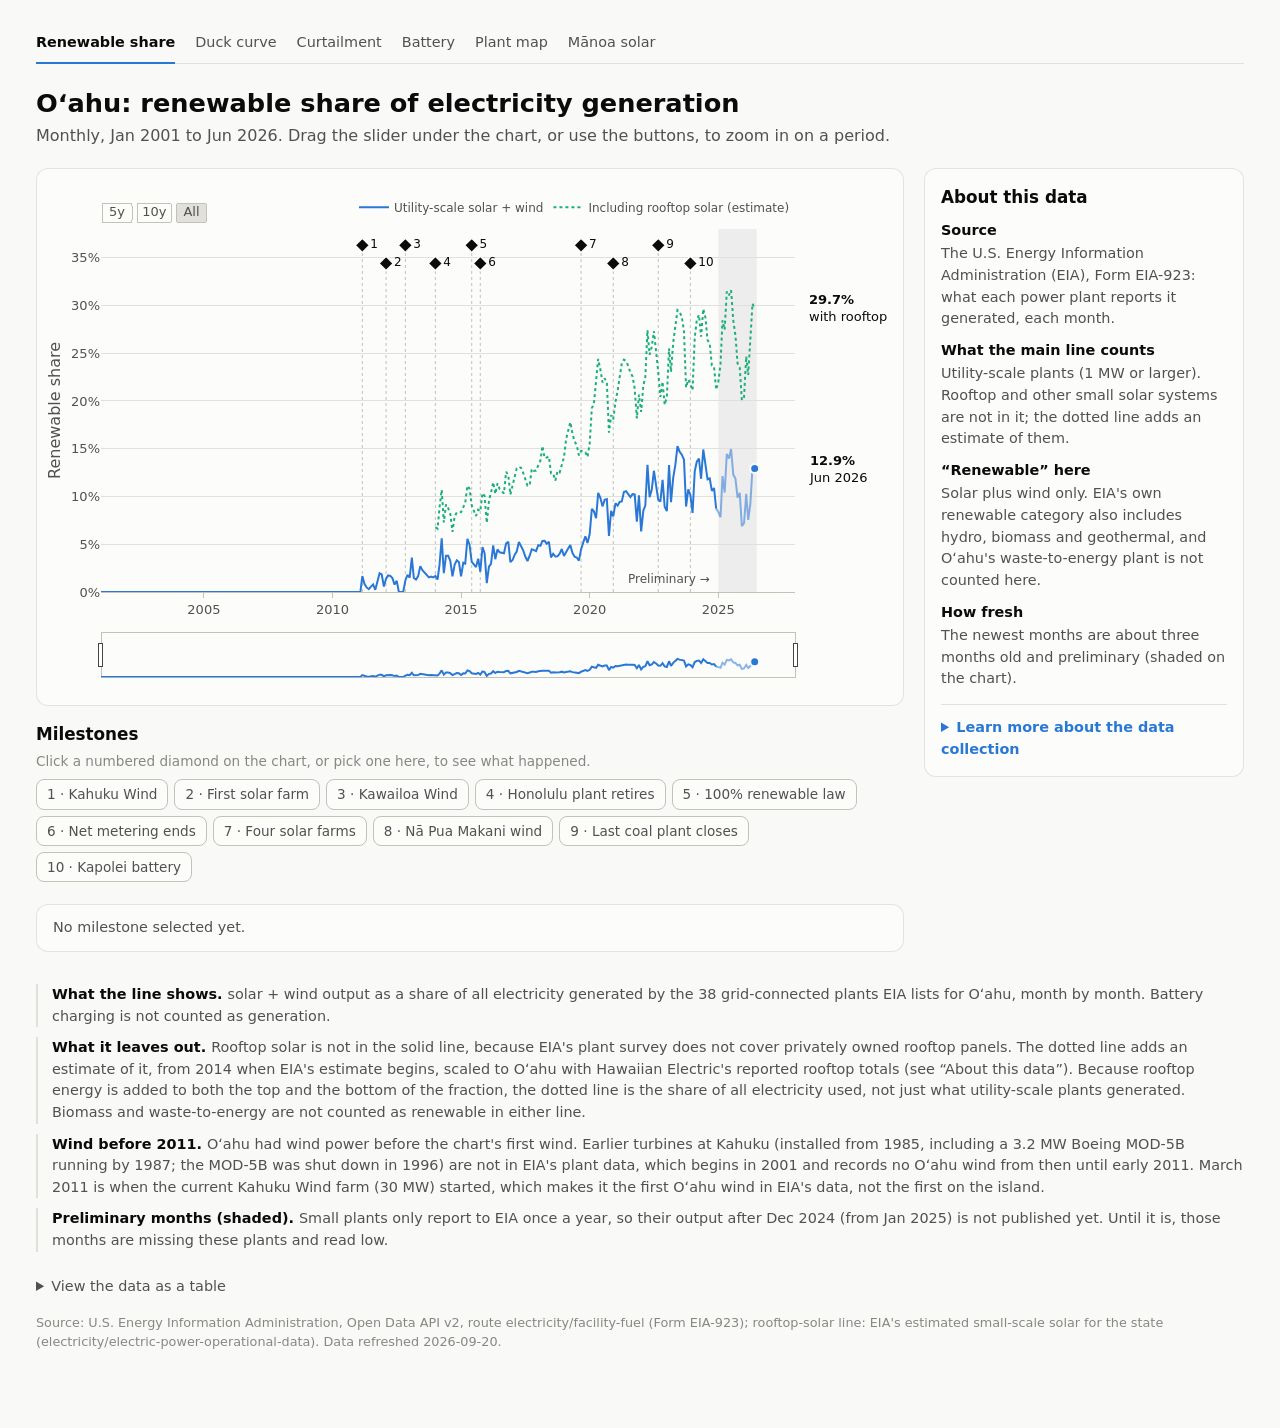
<file: web/index.html>
<!doctype html>
<html lang="en">
  <head>
    <meta charset="utf-8" />
    <meta name="viewport" content="width=device-width, initial-scale=1" />
    <title>Hawaiʻi grid: renewable share</title>
    <link rel="stylesheet" href="css/style.css" />
    <script src="https://cdn.plot.ly/plotly-2.35.2.min.js" charset="utf-8"></script>
  </head>
  <body>
    <main class="page page-wide">
      <nav class="site-nav" aria-label="Charts">
        <a href="index.html" aria-current="page">Renewable share</a>
        <a href="duck_curve.html">Duck curve</a>
        <a href="curtailment.html">Curtailment</a>
        <a href="battery.html">Battery</a>
        <a href="map.html">Plant map</a>
        <a href="manoa.html">Mānoa solar</a>
      </nav>

      <h1 id="title">Renewable share of electricity generation</h1>
      <p class="subtitle" id="subtitle">Loading…</p>

      <div class="with-panel">
        <div class="with-panel-main">
          <div class="with-panel-main__inner">
            <section class="card">
              <div id="chart" role="img" aria-label="Line chart of renewable share of generation by month."></div>
            </section>

            <section class="milestones" id="milestones" aria-labelledby="milestones-heading" hidden>
              <h2 id="milestones-heading">Milestones</h2>
              <p class="milestone-hint">Click a numbered diamond on the chart, or pick one here, to see what happened.</p>
              <div class="milestone-buttons" id="milestone-buttons" role="group" aria-label="Milestones"></div>
              <article class="plant-card milestone-card" id="milestone-card" aria-live="polite"></article>
            </section>
          </div>
        </div>

        <aside class="info-panel info-panel--expandable" aria-labelledby="about-heading">
          <h2 id="about-heading">About this data</h2>
          <dl class="facts">
            <dt>Source</dt>
            <dd>The U.S. Energy Information Administration (EIA), Form EIA-923: what each power plant reports it generated, each month.</dd>
            <dt>What the main line counts</dt>
            <dd>Utility-scale plants (1 MW or larger). Rooftop and other small solar systems are not in it; the dotted line adds an estimate of them.</dd>
            <dt>“Renewable” here</dt>
            <dd>Solar plus wind only. EIA's own renewable category also includes hydro, biomass and geothermal, and Oʻahu's waste-to-energy plant is not counted here.</dd>
            <dt>How fresh</dt>
            <dd>The newest months are about three months old and preliminary (shaded on the chart).</dd>
          </dl>

          <details>
            <summary>Learn more about the data collection</summary>

            <h3>Who reports, and how often</h3>
            <p>
              Power plant operators file Form EIA-923 with EIA. By EIA's own count about 3,000 plants across the
              U.S. report every month and about 9,500 more report once a year. On Oʻahu the large plants report
              monthly, but about a dozen small plants (mostly solar farms) report only annually.
            </p>

            <h3>What is reported</h3>
            <p>
              Each plant reports the electricity it generated, split by fuel and by type of engine, in
              megawatt-hours (net of the plant's own use), along with the fuel it burned. This chart uses the
              generation numbers for the 38 plants that EIA places on Oʻahu's grid. Batteries appear too: when
              a battery charges it shows up as negative generation, so it is left out of the totals.
            </p>

            <h3>When the data arrives, and why recent months are provisional</h3>
            <p>
              Monthly figures appear about two to three months after the month ends. Final figures for a whole
              year appear roughly a year later, after EIA checks them and adds the plants that report annually.
              Until then the newest months are missing those small plants, so they read low; that is why the
              latest months are shaded and drawn fainter. Each time the pipeline is run it fetches everything
              again, so the chart corrects itself once EIA publishes the missing year.
            </p>

            <h3>What EIA does not count directly: rooftop solar</h3>
            <p>
              EIA-923 covers only plants of 1 MW or larger. Smaller solar systems, mostly rooftop panels, are
              not reported by plant. Instead EIA <em>estimates</em> their generation for each state from
              net-metering reports by utilities and third-party owners, and has published that estimate since
              2014. It is for the whole state of Hawaiʻi, not for Oʻahu alone, so it has to be brought down to the
              island. The dotted line does that with Hawaiian Electric's own reported Oʻahu rooftop total for each
              quarter: EIA's monthly figures are scaled so that every quarter adds up to Hawaiian Electric's number
              (Oʻahu's share of the state has ranged from about 65% to 83%, so a single fixed share would be off by
              up to roughly 18% in some years). EIA's statewide monthly pattern only decides how each quarter's
              total is split across its three months. It is still an estimate: Hawaiian Electric's figure counts
              all customer-owned renewable generation, which is almost all rooftop solar. Where Hawaiian Electric
              has not reported a quarter, a fixed 77% share is used instead. The dotted line is also a different
              measure: rooftop energy counts on both the top and bottom of the fraction, so it shows the share of
              <em>all</em> electricity used.
            </p>

            <h3>How this shapes what you see</h3>
            <ul>
              <li>The main line understates Oʻahu's true renewable share, because rooftop solar is missing from it.</li>
              <li>Steps in the line usually mark a plant opening or closing. Kahuku Wind Power starting in 2011 and
                the group of solar farms in 2020 are the biggest.</li>
              <li>The latest months can dip and later be revised upward.</li>
              <li>Oʻahu here means the plants EIA places in Honolulu County, minus two refinery cogeneration
                plants that power the refinery rather than the grid.</li>
              <li>EIA's plant data starts in 2001, so anything earlier, such as Oʻahu's first wind turbines,
                is not in it.</li>
            </ul>
          </details>
        </aside>
      </div>

      <ul class="notes" id="notes"></ul>

      <details>
        <summary>View the data as a table</summary>
        <div class="table-wrap">
          <table id="data-table"></table>
        </div>
      </details>

      <p class="source" id="source"></p>
    </main>

    <script type="module" src="js/renewable_share.js"></script>
  </body>
</html>
</file>
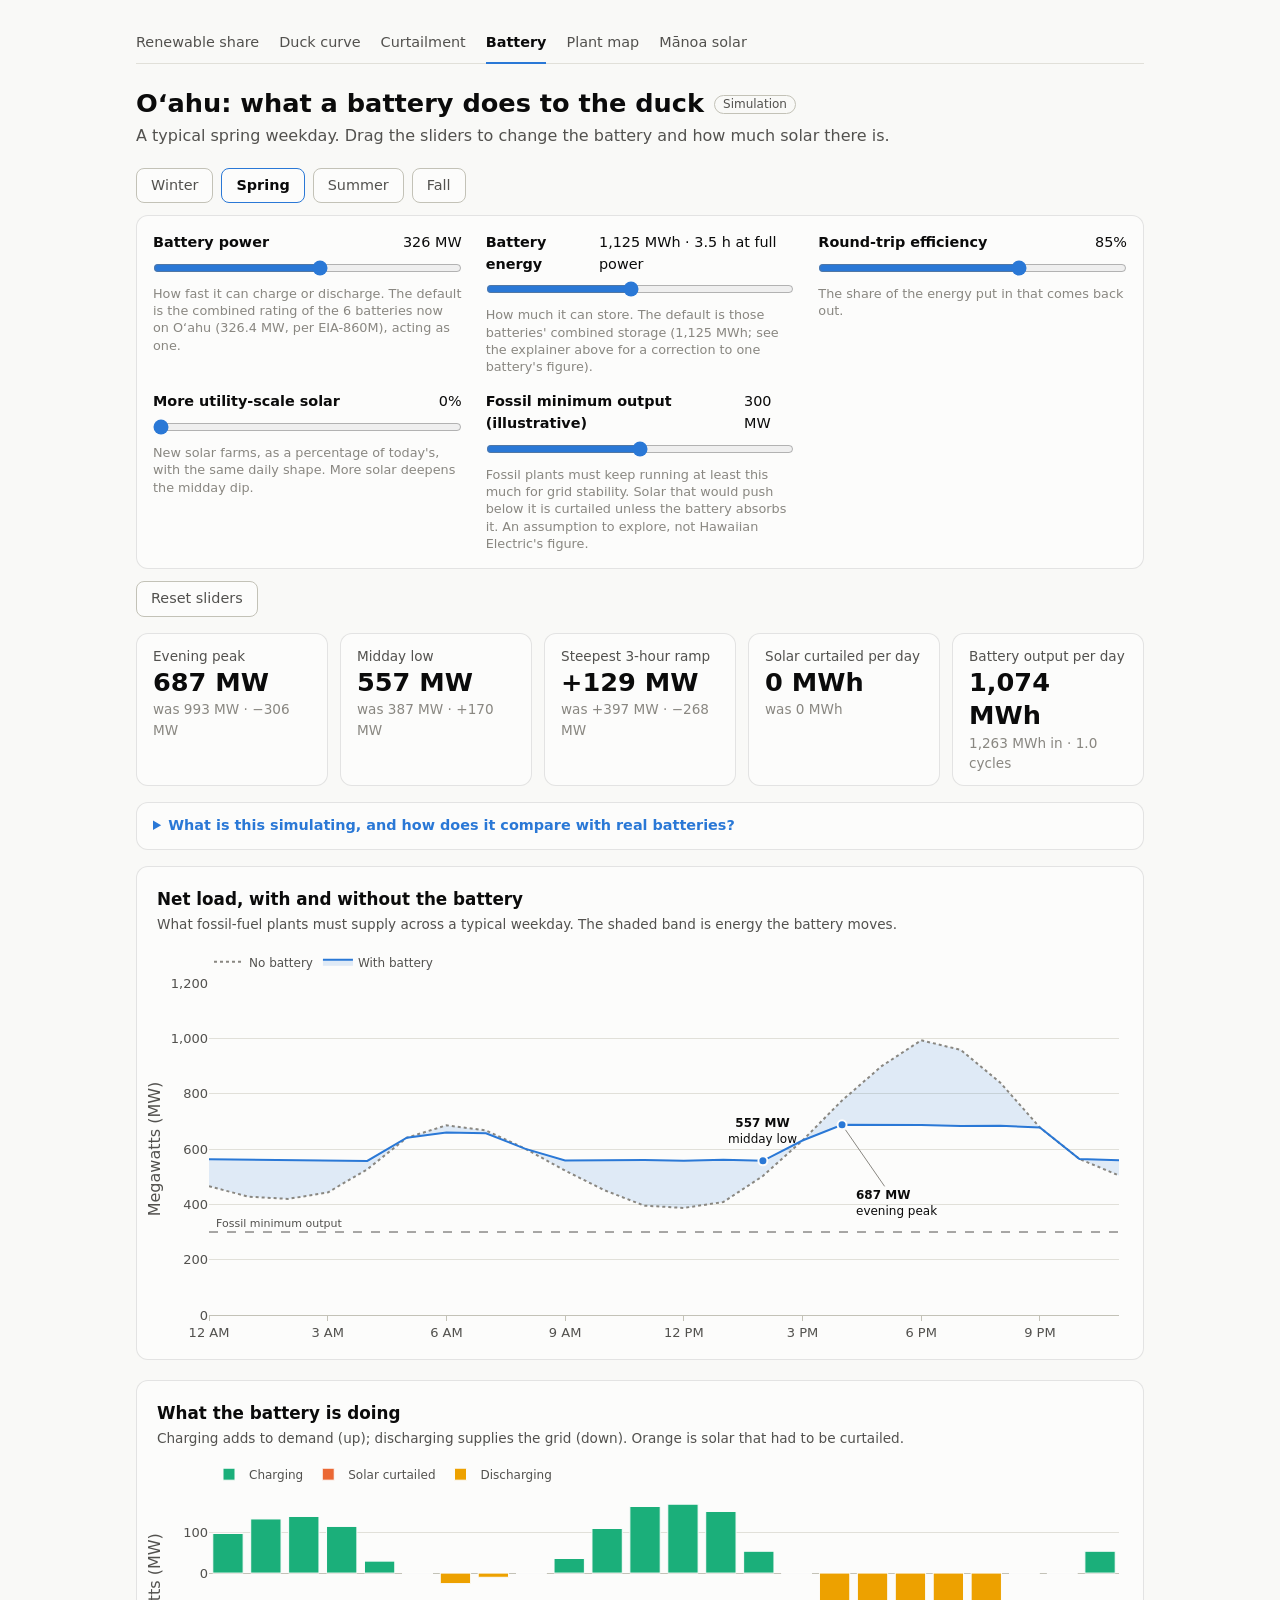
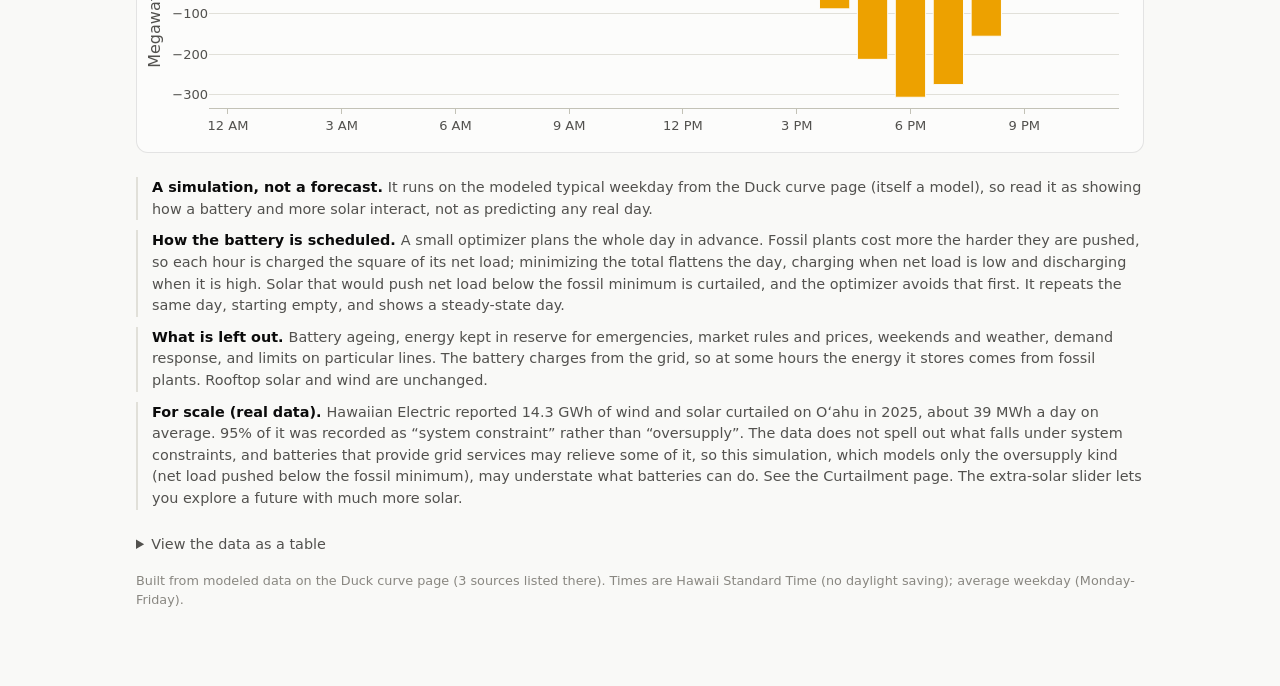
<file: web/battery.html>
<!doctype html>
<html lang="en">
  <head>
    <meta charset="utf-8" />
    <meta name="viewport" content="width=device-width, initial-scale=1" />
    <title>Hawaiʻi grid: battery</title>
    <link rel="stylesheet" href="css/style.css" />
    <script src="https://cdn.plot.ly/plotly-2.35.2.min.js" charset="utf-8"></script>
  </head>
  <body>
    <main class="page">
      <nav class="site-nav" aria-label="Charts">
        <a href="index.html">Renewable share</a>
        <a href="duck_curve.html">Duck curve</a>
        <a href="curtailment.html">Curtailment</a>
        <a href="battery.html" aria-current="page">Battery</a>
        <a href="map.html">Plant map</a>
        <a href="manoa.html">Mānoa solar</a>
      </nav>

      <h1><span id="title">What a battery does to the duck</span><span class="tag">Simulation</span></h1>
      <p class="subtitle" id="subtitle">Loading…</p>

      <div class="controls" id="season-controls" role="radiogroup" aria-label="Season"></div>

      <div class="sliders" id="sliders"></div>
      <button type="button" class="reset" id="reset">Reset sliders</button>

      <div class="stats" id="stats" aria-live="polite"></div>

      <details class="explainer">
        <summary>What is this simulating, and how does it compare with real batteries?</summary>
        <div id="battery-explainer-body"></div>
      </details>

      <section class="card" style="margin-top: 16px">
        <h2>Net load, with and without the battery</h2>
        <p class="chart-desc">What fossil-fuel plants must supply across a typical weekday. The shaded band is energy the battery moves.</p>
        <div id="chart-net" class="chart" style="height: 420px" role="img"
             aria-label="Line chart of hourly net load with and without the battery."></div>
      </section>

      <section class="card">
        <h2>What the battery is doing</h2>
        <p class="chart-desc">Charging adds to demand (up); discharging supplies the grid (down). Orange is solar that had to be curtailed.</p>
        <div id="chart-battery" class="chart" style="height: 300px" role="img"
             aria-label="Bar chart of hourly battery charging, discharging and curtailed solar."></div>
      </section>

      <ul class="notes" id="notes"></ul>

      <details>
        <summary>View the data as a table</summary>
        <div class="table-wrap">
          <table id="data-table"></table>
        </div>
      </details>

      <p class="source" id="source"></p>
    </main>

    <script type="module" src="js/battery.js"></script>
  </body>
</html>
</file>
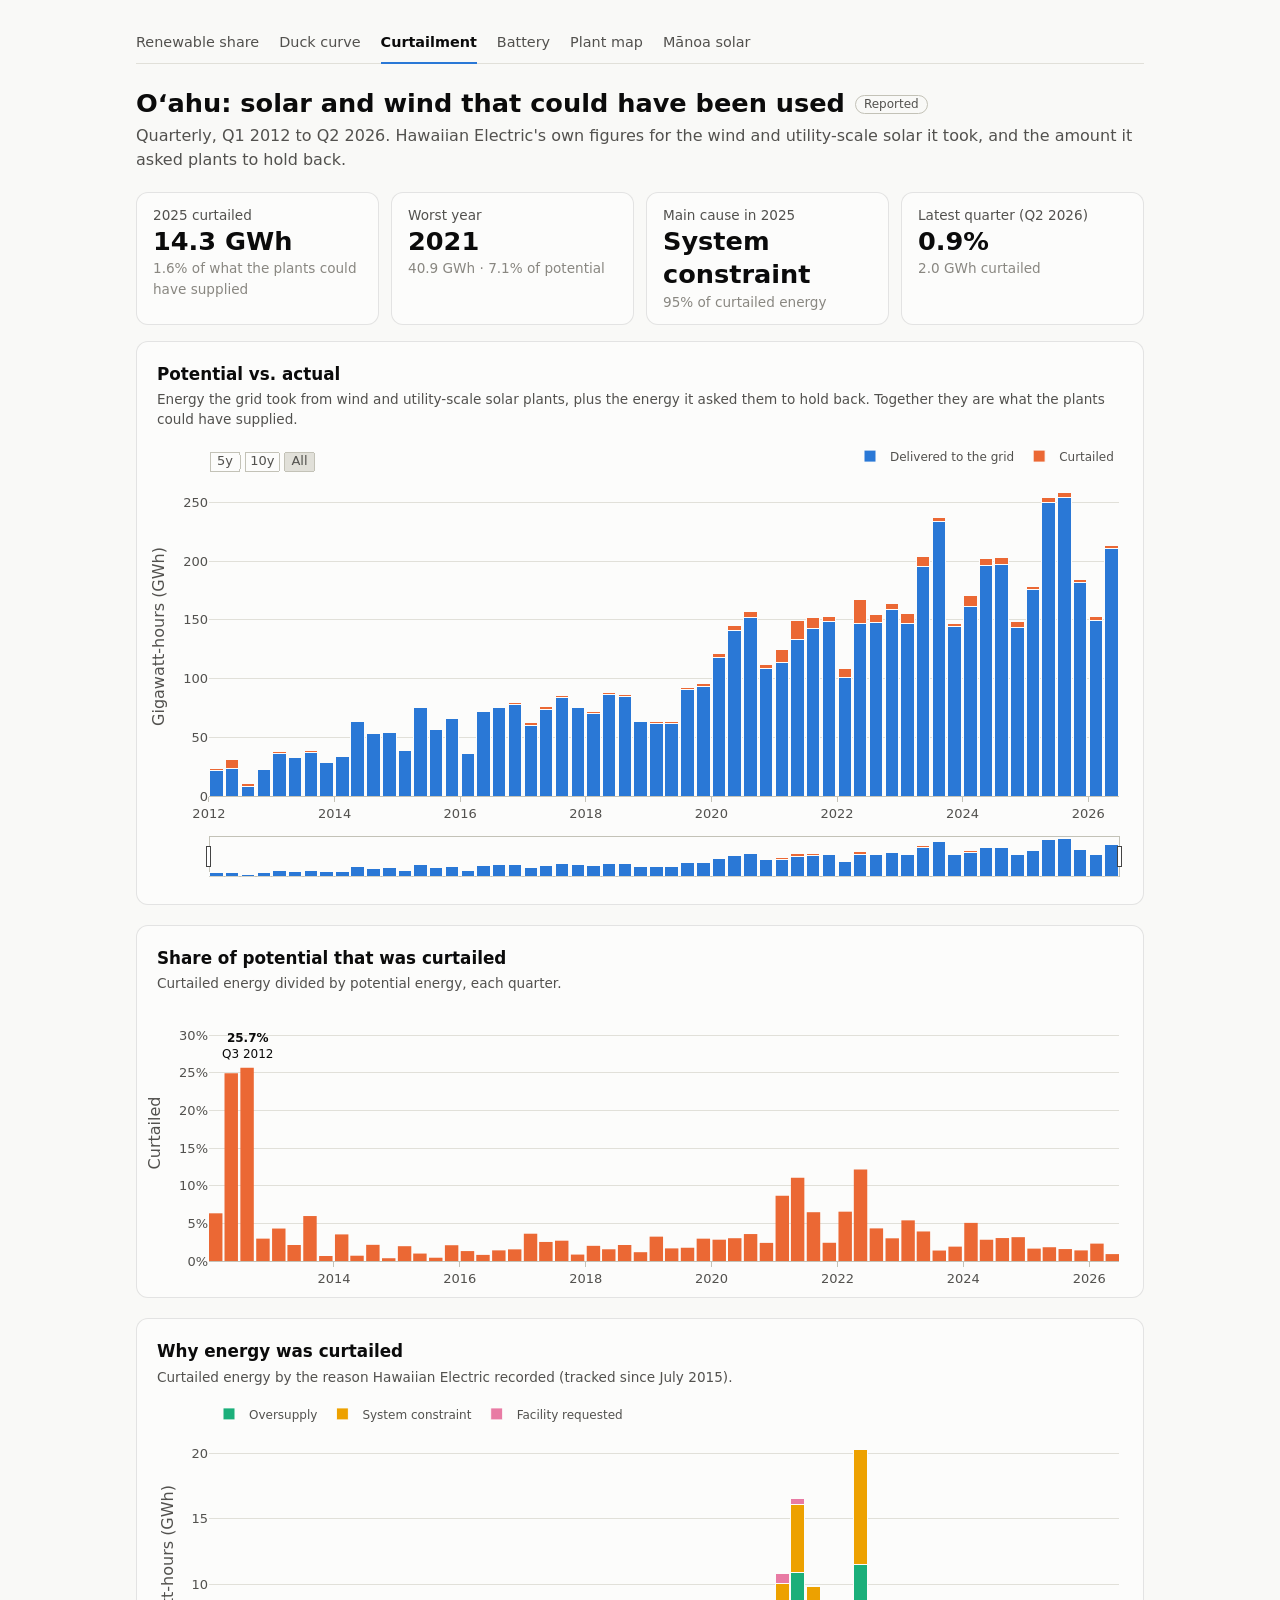
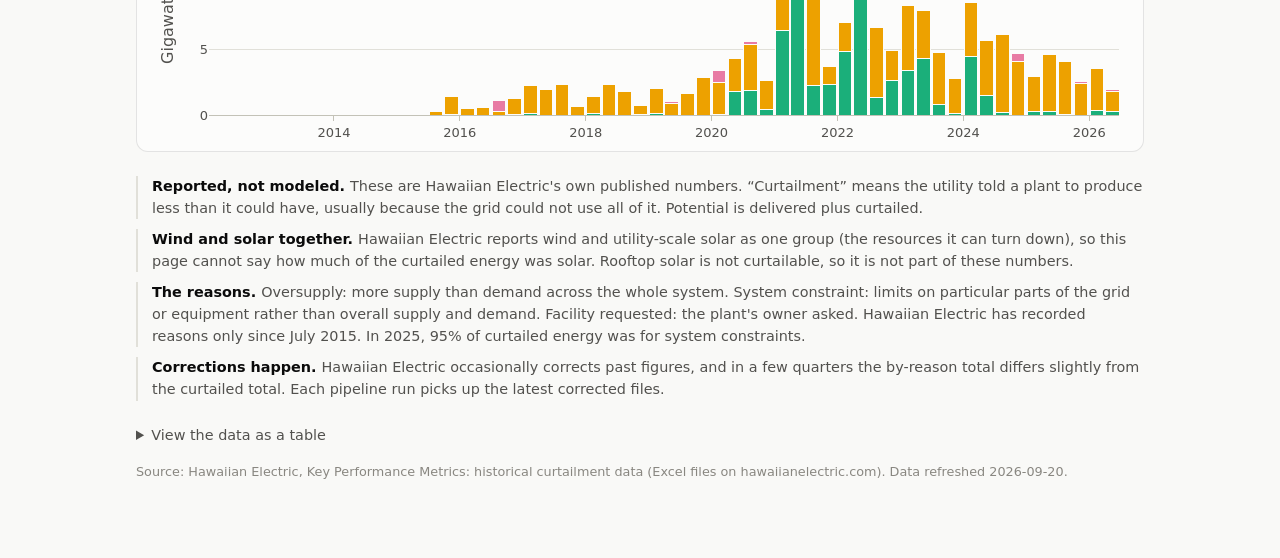
<file: web/curtailment.html>
<!doctype html>
<html lang="en">
  <head>
    <meta charset="utf-8" />
    <meta name="viewport" content="width=device-width, initial-scale=1" />
    <title>Hawaiʻi grid: curtailment</title>
    <link rel="stylesheet" href="css/style.css" />
    <script src="https://cdn.plot.ly/plotly-2.35.2.min.js" charset="utf-8"></script>
  </head>
  <body>
    <main class="page">
      <nav class="site-nav" aria-label="Charts">
        <a href="index.html">Renewable share</a>
        <a href="duck_curve.html">Duck curve</a>
        <a href="curtailment.html" aria-current="page">Curtailment</a>
        <a href="battery.html">Battery</a>
        <a href="map.html">Plant map</a>
        <a href="manoa.html">Mānoa solar</a>
      </nav>

      <h1><span id="title">Solar and wind that could have been used</span><span class="tag">Reported</span></h1>
      <p class="subtitle" id="subtitle">Loading…</p>

      <div class="stats" id="stats"></div>

      <section class="card" style="margin-top: 16px">
        <h2>Potential vs. actual</h2>
        <p class="chart-desc">
          Energy the grid took from wind and utility-scale solar plants, plus the energy it asked them to hold back.
          Together they are what the plants could have supplied.
        </p>
        <div id="chart-energy" class="chart" style="height: 470px" role="img"
             aria-label="Stacked bar chart, by quarter, of energy delivered and energy curtailed from wind and utility-scale solar."></div>
      </section>

      <section class="card">
        <h2>Share of potential that was curtailed</h2>
        <p class="chart-desc">Curtailed energy divided by potential energy, each quarter.</p>
        <div id="chart-rate" class="chart" style="height: 300px" role="img"
             aria-label="Bar chart of the percentage of potential energy that was curtailed, by quarter."></div>
      </section>

      <section class="card">
        <h2>Why energy was curtailed</h2>
        <p class="chart-desc">Curtailed energy by the reason Hawaiian Electric recorded (tracked since July 2015).</p>
        <div id="chart-reasons" class="chart" style="height: 360px" role="img"
             aria-label="Stacked bar chart, by quarter, of curtailed energy by reason: oversupply, system constraint, facility requested."></div>
      </section>

      <ul class="notes" id="notes"></ul>

      <details>
        <summary>View the data as a table</summary>
        <div class="table-wrap">
          <table id="data-table"></table>
        </div>
      </details>

      <p class="source" id="source"></p>
    </main>

    <script type="module" src="js/curtailment.js"></script>
  </body>
</html>
</file>
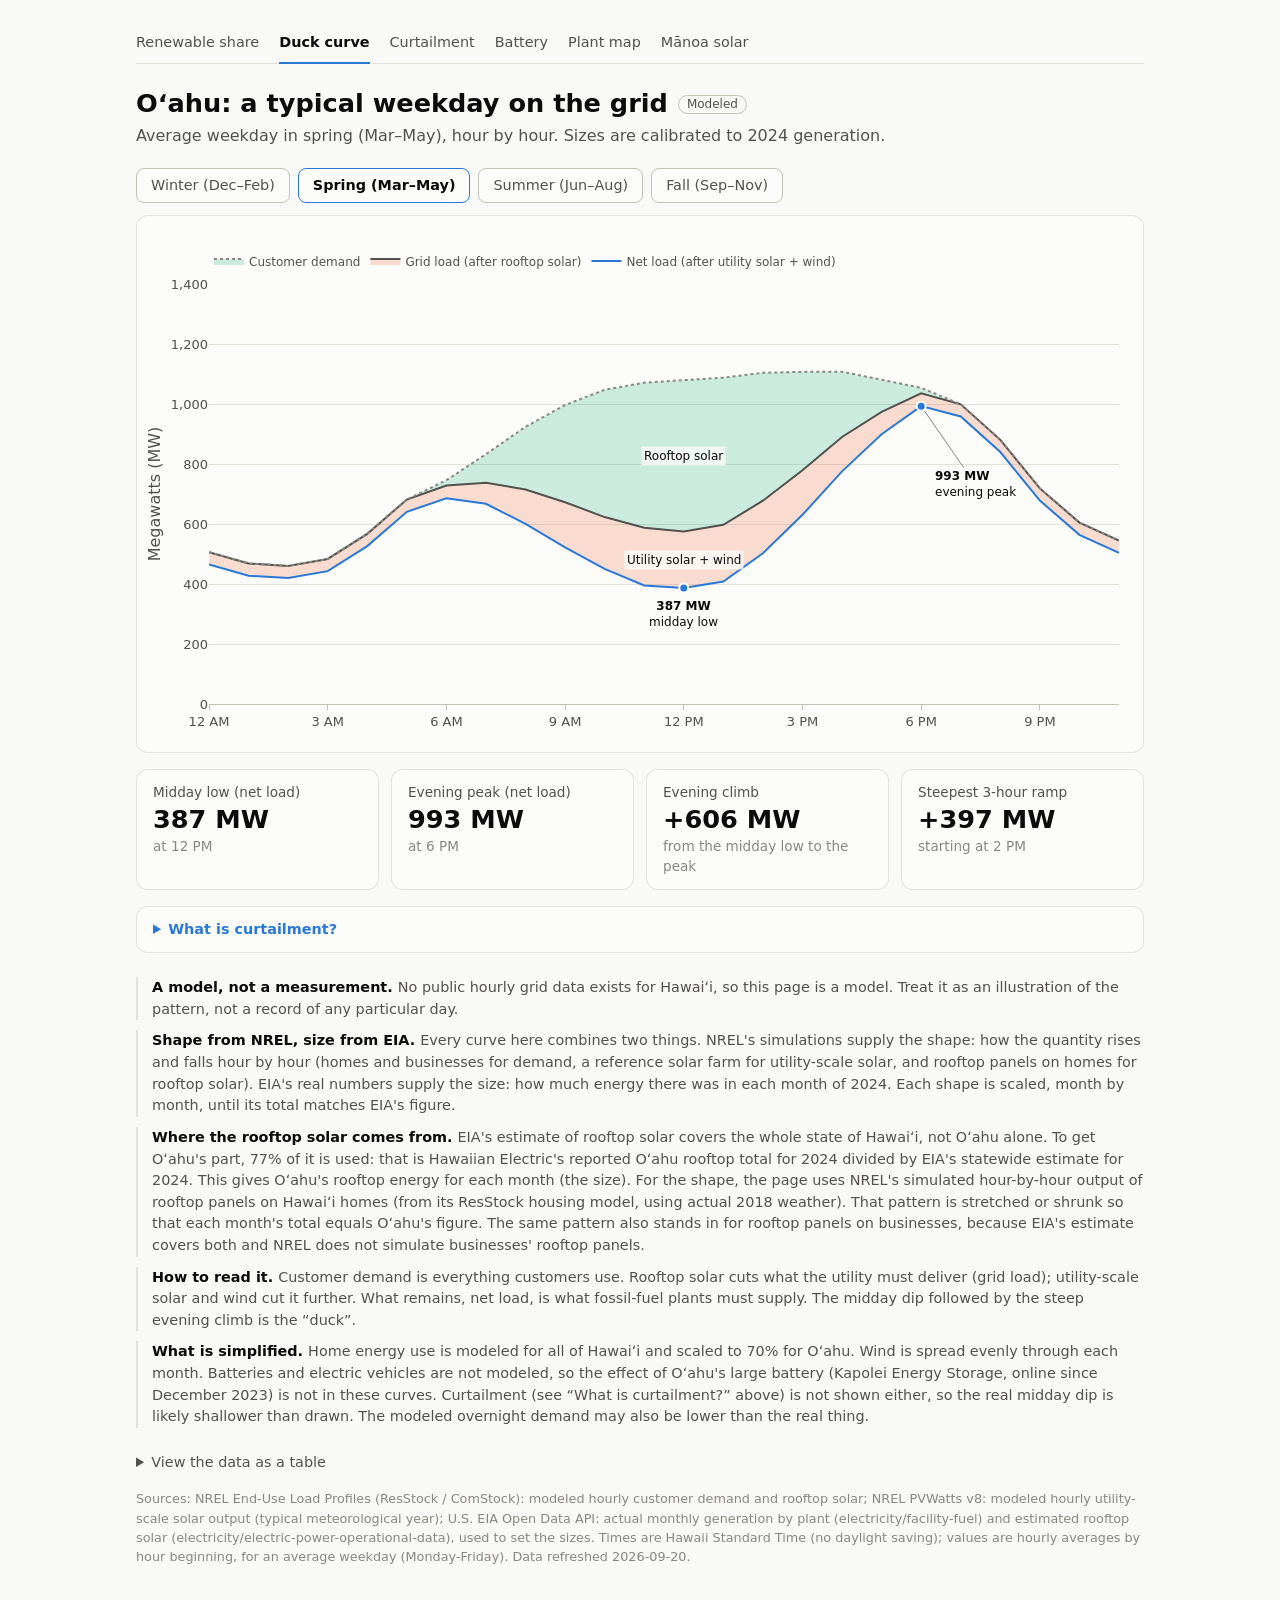
<file: web/duck_curve.html>
<!doctype html>
<html lang="en">
  <head>
    <meta charset="utf-8" />
    <meta name="viewport" content="width=device-width, initial-scale=1" />
    <title>Hawaiʻi grid: duck curve</title>
    <link rel="stylesheet" href="css/style.css" />
    <script src="https://cdn.plot.ly/plotly-2.35.2.min.js" charset="utf-8"></script>
  </head>
  <body>
    <main class="page">
      <nav class="site-nav" aria-label="Charts">
        <a href="index.html">Renewable share</a>
        <a href="duck_curve.html" aria-current="page">Duck curve</a>
        <a href="curtailment.html">Curtailment</a>
        <a href="battery.html">Battery</a>
        <a href="map.html">Plant map</a>
        <a href="manoa.html">Mānoa solar</a>
      </nav>

      <h1><span id="title">A typical weekday on the grid</span><span class="tag">Modeled</span></h1>
      <p class="subtitle" id="subtitle">Loading…</p>

      <div class="controls" id="season-controls" role="radiogroup" aria-label="Season"></div>

      <section class="card">
        <div id="chart" role="img" aria-label="Line chart of modeled hourly electricity demand and net load."></div>
      </section>

      <div class="stats" id="stats"></div>

      <details class="explainer">
        <summary>What is curtailment?</summary>
        <div id="curtailment-explainer-body"></div>
      </details>

      <ul class="notes" id="notes"></ul>

      <details>
        <summary>View the data as a table</summary>
        <div class="table-wrap">
          <table id="data-table"></table>
        </div>
      </details>

      <p class="source" id="source"></p>
    </main>

    <script type="module" src="js/duck_curve.js"></script>
  </body>
</html>
</file>
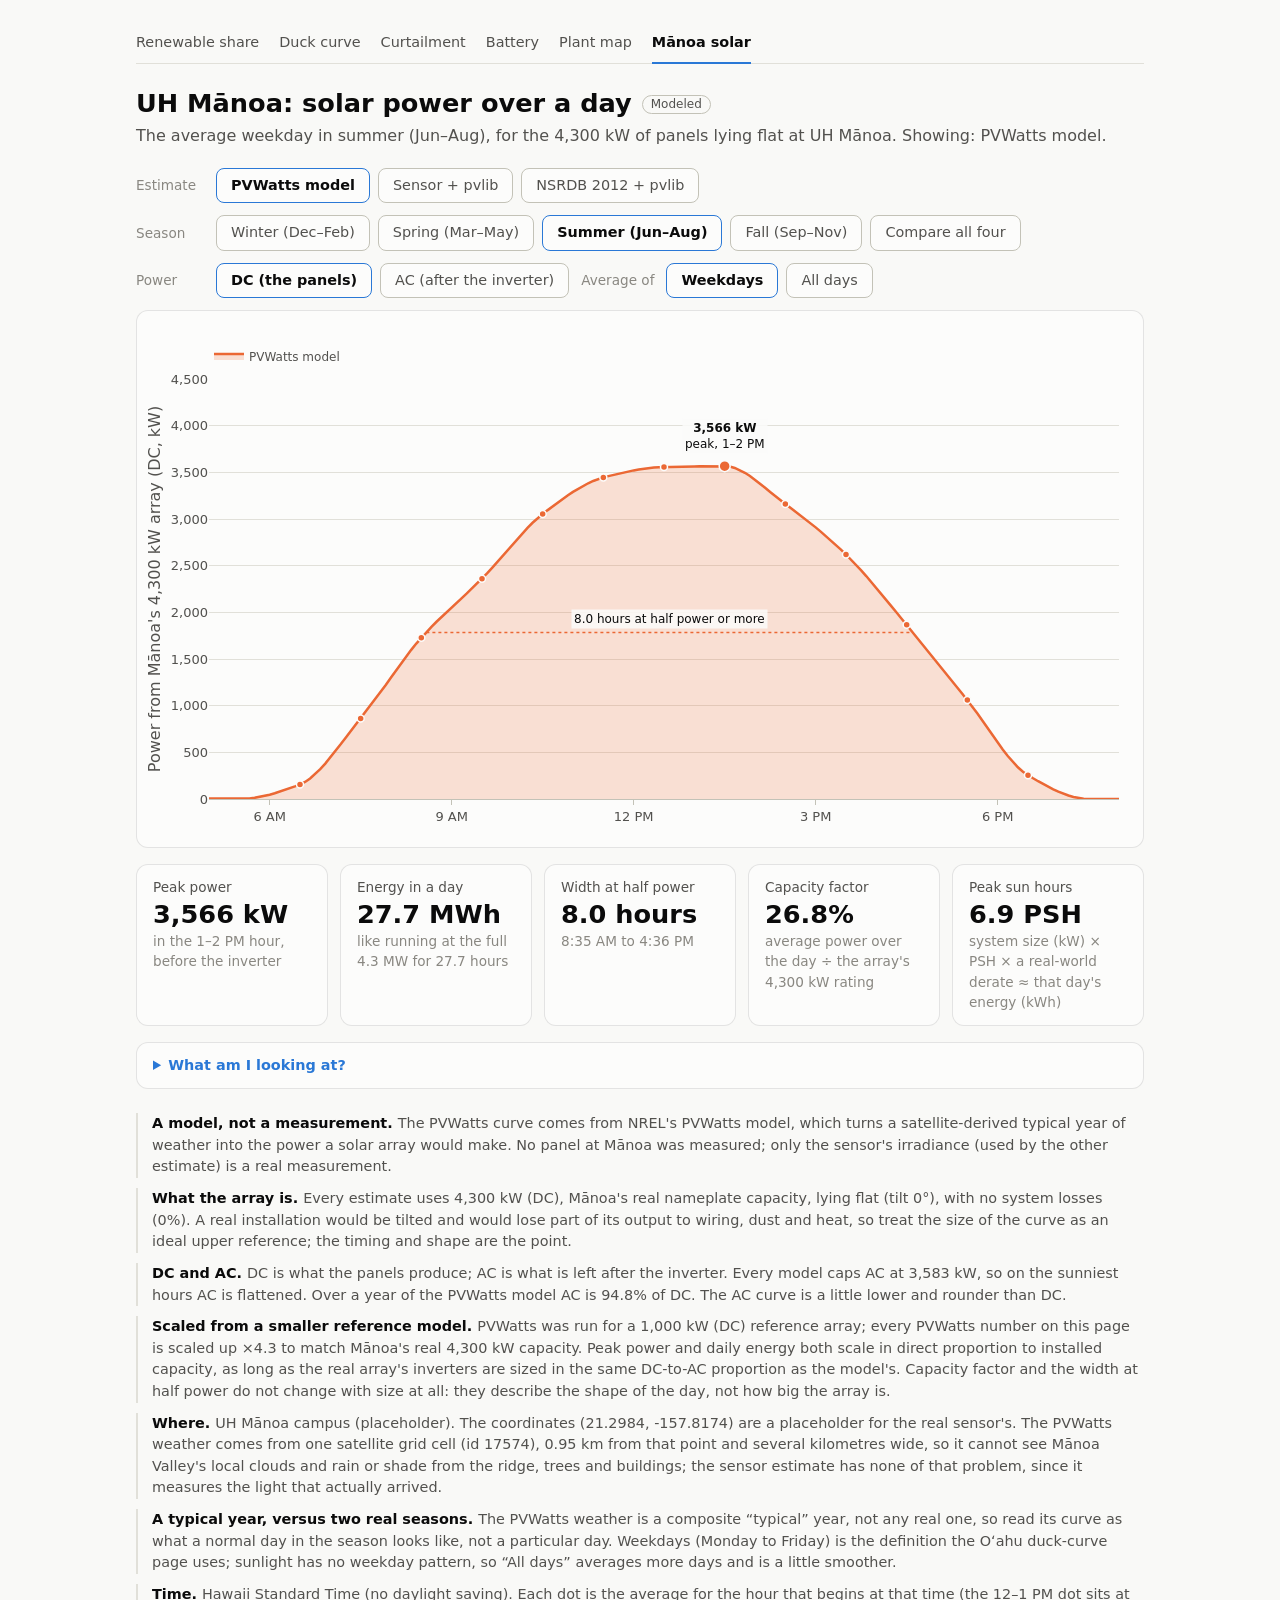
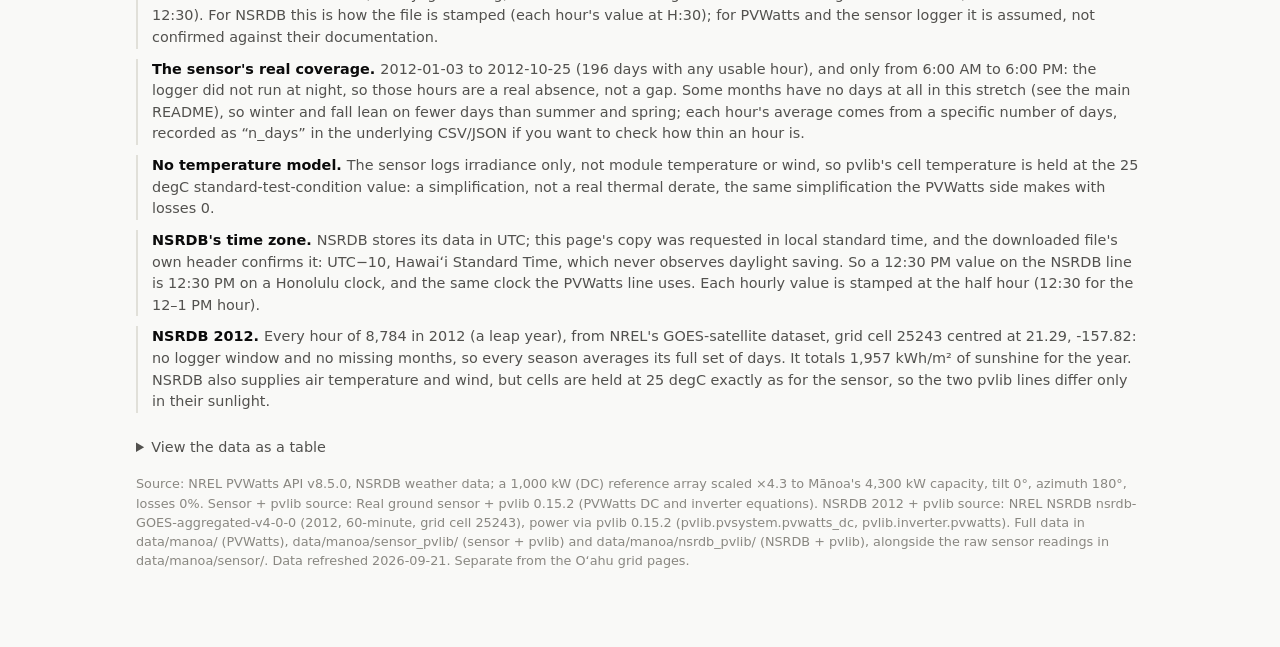
<file: web/manoa.html>
<!doctype html>
<html lang="en">
  <head>
    <meta charset="utf-8" />
    <meta name="viewport" content="width=device-width, initial-scale=1" />
    <title>UH Mānoa: solar power over a day</title>
    <link rel="stylesheet" href="css/style.css" />
    <script src="https://cdn.plot.ly/plotly-2.35.2.min.js" charset="utf-8"></script>
  </head>
  <body>
    <main class="page">
      <nav class="site-nav" aria-label="Charts">
        <a href="index.html">Renewable share</a>
        <a href="duck_curve.html">Duck curve</a>
        <a href="curtailment.html">Curtailment</a>
        <a href="battery.html">Battery</a>
        <a href="map.html">Plant map</a>
        <a href="manoa.html" aria-current="page">Mānoa solar</a>
      </nav>

      <h1><span id="title">UH Mānoa: solar power over a day</span><span class="tag">Modeled</span></h1>
      <p class="subtitle" id="subtitle">Loading…</p>

      <div class="control-group">
        <span class="control-label" id="estimate-label">Estimate</span>
        <div class="controls" id="estimate-controls" role="group" aria-labelledby="estimate-label"></div>
      </div>
      <div class="control-group">
        <span class="control-label" id="season-label">Season</span>
        <div class="controls" id="season-controls" role="radiogroup" aria-labelledby="season-label"></div>
      </div>
      <div class="control-group">
        <span class="control-label" id="power-label">Power</span>
        <div class="controls" id="power-controls" role="radiogroup" aria-labelledby="power-label"></div>
        <span class="control-label" id="days-label">Average of</span>
        <div class="controls" id="days-controls" role="radiogroup" aria-labelledby="days-label"></div>
      </div>

      <section class="card">
        <div id="chart" role="img" aria-label="Chart of modeled solar power over a day at UH Mānoa."></div>
      </section>

      <div class="stats" id="stats"></div>

      <details class="explainer">
        <summary>What am I looking at?</summary>
        <div id="explainer-body"></div>
      </details>

      <ul class="notes" id="notes"></ul>

      <details>
        <summary>View the data as a table</summary>
        <div class="table-wrap">
          <table id="data-table"></table>
        </div>
      </details>

      <p class="source" id="source"></p>
    </main>

    <script type="module" src="js/manoa.js"></script>
  </body>
</html>
</file>
<file: web/css/style.css>
/* Colors are defined once as roles; dark mode swaps them in one place.
   common.js reads these same variables so the Plotly chart matches the page. */
:root {
  color-scheme: light;
  --page: #f9f9f7;
  --surface: #fcfcfb;
  --text-primary: #0b0b0b;
  --text-secondary: #52514e;
  --muted: #898781;
  --grid: #e1e0d9;
  --axis: #c3c2b7;
  --border: rgba(11, 11, 11, 0.10);
  --series-1: #2a78d6;
  --series-2: #eb6834;
  --series-3: #1baf7a;
  --series-4: #eda100;
  --series-5: #e87ba4;
}

@media (prefers-color-scheme: dark) {
  :root {
    color-scheme: dark;
    --page: #0d0d0d;
    --surface: #1a1a19;
    --text-primary: #ffffff;
    --text-secondary: #c3c2b7;
    --muted: #898781;
    --grid: #2c2c2a;
    --axis: #383835;
    --border: rgba(255, 255, 255, 0.10);
    --series-1: #3987e5;
    --series-2: #d95926;
    --series-3: #199e70;
    --series-4: #c98500;
    --series-5: #d55181;
  }
}

* {
  box-sizing: border-box;
}

body {
  margin: 0;
  background: var(--page);
  color: var(--text-primary);
  font-family: system-ui, -apple-system, "Segoe UI", sans-serif;
  line-height: 1.5;
}

.page {
  max-width: 1040px;
  margin: 0 auto;
  padding: 32px 16px 64px;
}

/* A chart with an "About this data" panel beside it (stacked underneath on narrower screens). */
.page-wide {
  max-width: 1240px;
}

.with-panel {
  display: grid;
  grid-template-columns: minmax(0, 1fr);
  gap: 20px;
  align-items: start;
}

@media (min-width: 1100px) {
  .with-panel {
    grid-template-columns: minmax(0, 1fr) 320px;
  }

  /* "About this data" is a 320px column, so opening "Learn more" used to stretch it into a very tall,
     narrow strip. Instead, opening it eases the card out to the full width while the chart column fades
     and folds away (and eases back when closed), so the same text wraps into far fewer lines. The
     chart is not resized, only hidden. Below 1100px the card is already full width under the chart,
     so none of this applies there. */
  .info-panel--expandable {
    /* Span the whole row (still 320px wide, pinned right), so "width: 100%" below means the full row. */
    grid-row: 1;
    grid-column: 1 / -1;
    justify-self: end;
    width: 320px;
    position: relative;
    z-index: 1;
    transition: width 0.5s cubic-bezier(0.65, 0, 0.35, 1);
  }

  .with-panel:has(.info-panel--expandable details[open]) .info-panel--expandable {
    width: 100%;
  }

  /* Collapsing the chart column's height to 0 (the 1fr -> 0fr trick) lets the row shrink to the card. */
  .with-panel-main {
    grid-row: 1; /* both items share row 1; without this the card's explicit placement bumps the chart to row 2 */
    grid-column: 1;
    display: grid;
    grid-template-rows: 1fr;
    transition: grid-template-rows 0.5s cubic-bezier(0.65, 0, 0.35, 1);
  }

  .with-panel-main__inner {
    min-height: 0;
    overflow: hidden;
    opacity: 1;
    visibility: visible;
    transition: opacity 0.35s ease-in-out 0.15s, visibility 0s linear 0s;
  }

  .with-panel:has(.info-panel--expandable details[open]) .with-panel-main {
    grid-template-rows: 0fr;
  }

  /* visibility flips only after the fade, so a hidden chart can't be tabbed into or read out. */
  .with-panel:has(.info-panel--expandable details[open]) .with-panel-main__inner {
    opacity: 0;
    visibility: hidden;
    transition: opacity 0.35s ease-in-out, visibility 0s linear 0.5s;
  }
}

@keyframes info-panel-reveal {
  from { opacity: 0; }
  to { opacity: 1; }
}

.info-panel--expandable details[open] > :not(summary) {
  animation: info-panel-reveal 0.5s ease-in-out both;
}

@media (prefers-reduced-motion: reduce) {
  .info-panel--expandable,
  .with-panel-main,
  .with-panel-main__inner {
    transition: none !important;
  }

  .info-panel--expandable details[open] > :not(summary) {
    animation: none;
  }
}

.info-panel {
  padding: 16px;
  background: var(--surface);
  border: 1px solid var(--border);
  border-radius: 12px;
  font-size: 0.9rem;
}

.info-panel h2 {
  margin: 0 0 8px;
  font-size: 1.05rem;
}

.info-panel h3 {
  margin: 16px 0 4px;
  font-size: 0.9rem;
}

.info-panel p,
.info-panel li {
  margin: 0 0 8px;
  color: var(--text-secondary);
}

.info-panel ul {
  margin: 0;
  padding-left: 18px;
}

.facts {
  margin: 0;
}

.facts dt {
  margin-top: 10px;
  font-weight: 600;
}

.facts dd {
  margin: 2px 0 0;
  color: var(--text-secondary);
}

/* A short "what does this term mean?" box, closed until the reader wants it. */
details.explainer {
  margin: 16px 0 0;
  padding: 12px 16px;
  background: var(--surface);
  border: 1px solid var(--border);
  border-radius: 12px;
  font-size: 0.9rem;
}

details.explainer summary {
  color: var(--series-1);
  font-weight: 600;
}

details.explainer p {
  margin: 8px 0 0;
  color: var(--text-secondary);
}

details.explainer .explainer-sources {
  color: var(--muted);
  font-size: 0.8rem;
}

details.explainer a {
  color: var(--series-1);
}

.info-panel details {
  margin-top: 14px;
  padding-top: 12px;
  border-top: 1px solid var(--grid);
}

.info-panel summary {
  color: var(--series-1);
  font-weight: 600;
}

.site-nav {
  display: flex;
  gap: 20px;
  margin: 0 0 24px;
  border-bottom: 1px solid var(--grid);
  font-size: 0.9rem;
}

/* With six pages the links no longer fit on one line of a phone: let them wrap onto a second line. */
@media (max-width: 600px) {
  .site-nav {
    flex-wrap: wrap;
    gap: 6px 16px;
  }
}

.site-nav a {
  padding: 0 0 8px;
  margin-bottom: -1px;
  border-bottom: 2px solid transparent;
  color: var(--text-secondary);
  text-decoration: none;
}

.site-nav a:hover {
  color: var(--text-primary);
}

.site-nav a[aria-current="page"] {
  border-bottom-color: var(--series-1);
  color: var(--text-primary);
  font-weight: 600;
}

.tag {
  display: inline-block;
  margin-left: 10px;
  padding: 1px 8px;
  border: 1px solid var(--axis);
  border-radius: 999px;
  color: var(--text-secondary);
  font-size: 0.75rem;
  font-weight: 500;
  vertical-align: middle;
}

h1 {
  margin: 0 0 4px;
  font-size: 1.6rem;
  font-weight: 600;
  line-height: 1.25;
}

.subtitle {
  margin: 0 0 20px;
  color: var(--text-secondary);
}

.card {
  background: var(--surface);
  border: 1px solid var(--border);
  border-radius: 12px;
  padding: 12px 8px 4px;
}

#chart {
  width: 100%;
  height: 520px;
}

.card + .card {
  margin-top: 20px;
}

.card h2 {
  margin: 8px 12px 0;
  font-size: 1.05rem;
  font-weight: 600;
}

.chart-desc {
  margin: 2px 12px 0;
  color: var(--text-secondary);
  font-size: 0.85rem;
}

.chart {
  width: 100%;
}

.controls {
  display: flex;
  flex-wrap: wrap;
  gap: 8px;
  margin: 0 0 12px;
}

.controls button {
  padding: 6px 14px;
  border: 1px solid var(--axis);
  border-radius: 8px;
  background: var(--surface);
  color: var(--text-secondary);
  font: inherit;
  font-size: 0.9rem;
  cursor: pointer;
}

.controls button:hover {
  background: var(--grid);
}

.controls button[aria-checked="true"] {
  border-color: var(--series-1);
  color: var(--text-primary);
  font-weight: 600;
}

.controls button:focus-visible {
  outline: 2px solid var(--series-1);
  outline-offset: 2px;
}

/* A label beside a group of choice buttons (the Mānoa page has four such groups; role="checkbox" toggles reuse the
   same aria-checked styling as the role="radio" groups). */
.control-group {
  display: flex;
  flex-wrap: wrap;
  align-items: center;
  gap: 4px 12px;
  margin: 0 0 12px;
}

.control-group .controls {
  margin: 0;
}

.control-label {
  min-width: 68px;
  color: var(--muted);
  font-size: 0.85rem;
}

.sliders {
  display: grid;
  grid-template-columns: repeat(auto-fit, minmax(260px, 1fr));
  gap: 16px 24px;
  padding: 16px;
  background: var(--surface);
  border: 1px solid var(--border);
  border-radius: 12px;
}

.slider-head {
  display: flex;
  justify-content: space-between;
  align-items: baseline;
  gap: 8px;
  font-size: 0.9rem;
}

.slider-head label {
  font-weight: 600;
}

.slider-head output {
  color: var(--text-primary);
  font-variant-numeric: tabular-nums;
}

.slider input[type="range"] {
  width: 100%;
  margin: 6px 0 0;
  accent-color: var(--series-1);
}

.slider-help {
  margin: 2px 0 0;
  color: var(--muted);
  font-size: 0.8rem;
  line-height: 1.35;
}

.reset {
  margin: 12px 0 0;
  padding: 6px 14px;
  border: 1px solid var(--axis);
  border-radius: 8px;
  background: var(--surface);
  color: var(--text-secondary);
  font: inherit;
  font-size: 0.9rem;
  cursor: pointer;
}

.reset:hover {
  background: var(--grid);
}

.stats {
  display: grid;
  grid-template-columns: repeat(auto-fit, minmax(170px, 1fr));
  gap: 12px;
  margin: 16px 0 0;
}

/* The Mānoa page, with both estimates shown: a fixed 5 columns so each estimate's peak/energy/width/capacity-factor/
   peak-sun-hours tiles form their own row, lined up under the same headings instead of wrapping wherever they fit. */
.stats.paired {
  grid-template-columns: repeat(5, minmax(0, 1fr));
}

@media (max-width: 600px) {
  .stats.paired {
    grid-template-columns: repeat(2, minmax(0, 1fr));
  }
}

.stat {
  padding: 12px 16px;
  background: var(--surface);
  border: 1px solid var(--border);
  border-radius: 12px;
}

.stat-label {
  color: var(--text-secondary);
  font-size: 0.85rem;
}

.stat-value {
  font-size: 1.6rem;
  font-weight: 600;
  line-height: 1.3;
}

.stat-sub {
  color: var(--muted);
  font-size: 0.85rem;
}

.notes {
  margin: 24px 0 0;
  padding: 0;
  list-style: none;
  color: var(--text-secondary);
  font-size: 0.9rem;
}

.notes li {
  margin: 0 0 10px;
  padding-left: 14px;
  border-left: 2px solid var(--grid);
}

.notes strong {
  color: var(--text-primary);
  font-weight: 600;
}

.source {
  margin-top: 16px;
  color: var(--muted);
  font-size: 0.8rem;
}

details {
  margin-top: 24px;
}

summary {
  cursor: pointer;
  color: var(--text-secondary);
  font-size: 0.9rem;
}

.table-wrap {
  max-height: 360px;
  margin-top: 12px;
  overflow: auto;
  border: 1px solid var(--border);
  border-radius: 8px;
  background: var(--surface);
}

table {
  width: 100%;
  border-collapse: collapse;
  font-size: 0.85rem;
}

th,
td {
  padding: 6px 12px;
  text-align: right;
  font-variant-numeric: tabular-nums;
  white-space: nowrap;
}

th:first-child,
td:first-child {
  text-align: left;
}

thead th {
  position: sticky;
  top: 0;
  background: var(--surface);
  border-bottom: 1px solid var(--axis);
  color: var(--text-secondary);
  font-weight: 600;
}

tbody tr + tr td {
  border-top: 1px solid var(--grid);
}

tbody tr.provisional td {
  color: var(--text-secondary);
  font-style: italic;
}

.error {
  padding: 16px;
  border: 1px solid var(--axis);
  border-radius: 8px;
  background: var(--surface);
  color: var(--text-primary);
}

@media (max-width: 600px) {
  #chart {
    height: 440px;
  }
  h1 {
    font-size: 1.3rem;
  }
}

/* ---- Milestones on the renewable-share chart ---------------------------------------------------------------------- */

.milestones {
  margin-top: 16px;
}

.milestones h2 {
  margin: 0 0 4px;
  font-size: 1.05rem;
}

.milestone-hint {
  margin: 0 0 8px;
  color: var(--muted);
  font-size: 0.85rem;
}

.milestone-buttons {
  display: flex;
  flex-wrap: wrap;
  gap: 6px;
}

.milestone-buttons button {
  padding: 4px 10px;
  border: 1px solid var(--axis);
  border-radius: 8px;
  background: var(--surface);
  color: var(--text-secondary);
  font: inherit;
  font-size: 0.85rem;
  cursor: pointer;
}

.milestone-buttons button:hover {
  background: var(--grid);
}

.milestone-buttons button[aria-pressed="true"] {
  border-color: var(--series-2);
  color: var(--text-primary);
  font-weight: 600;
}

.milestone-buttons button:focus-visible {
  outline: 2px solid var(--series-1);
  outline-offset: 2px;
}

.has-milestones .rangeslider-rangeplot .scatterlayer .trace:last-child {
  display: none;
}

/* Space between the buttons and the card, empty or not. (The empty card's own class would otherwise pull it up to 2px.) */
.milestones .milestone-card {
  margin-top: 22px;
}

.milestone-card h3 {
  margin: 0;
  font-size: 1.05rem;
}

.milestone-card p {
  margin: 6px 0 0;
}

/* ---- Plant map ---------------------------------------------------------------------------------------------- */

.time-controls {
  display: flex;
  align-items: center;
  gap: 12px;
  margin: 0 0 12px;
}

.time-controls button {
  padding: 6px 14px;
  border: 1px solid var(--axis);
  border-radius: 8px;
  background: var(--surface);
  color: var(--text-primary);
  font: inherit;
  font-size: 0.9rem;
  cursor: pointer;
  white-space: nowrap;
}

.time-controls button:hover {
  background: var(--grid);
}

.time-controls input[type="range"] {
  flex: 1;
  min-width: 0;
  accent-color: var(--series-1);
}

.time-controls output {
  min-width: 88px;
  font-weight: 600;
  font-variant-numeric: tabular-nums;
  text-align: right;
}

.time-note {
  margin: -4px 0 12px;
  color: var(--muted);
  font-size: 0.8rem;
}

/* Past the last month EIA has records for, the map is showing plans, and says so. */
.time-note-plan {
  color: var(--text-secondary);
}

#map {
  width: 100%;
  height: 560px;
  border: 1px solid var(--border);
  border-radius: 12px;
  background: var(--surface);
}

.stats-compact {
  grid-template-columns: 1fr;
  margin: 0 0 12px;
}

.group-table {
  width: 100%;
  border-collapse: collapse;
  font-size: 0.85rem;
}

.group-table th,
.group-table td {
  padding: 5px 4px;
  white-space: nowrap;
}

.group-table th:first-child,
.group-table td:first-child {
  text-align: left;
}

.group-table tbody tr + tr td {
  border-top: 1px solid var(--grid);
}

.swatch {
  display: inline-block;
  width: 10px;
  height: 10px;
  margin-right: 8px;
  border-radius: 50%;
}

.panel-note {
  margin: 12px 0 0;
  color: var(--muted);
  font-size: 0.8rem;
}

.plant-card {
  margin-top: 16px;
  padding: 12px 16px;
  background: var(--surface);
  border: 1px solid var(--border);
  border-radius: 12px;
  font-size: 0.9rem;
}

.plant-card h2 {
  margin: 0;
  font-size: 1.05rem;
}

.plant-card-meta,
.plant-card-empty {
  margin: 2px 0 8px;
  color: var(--text-secondary);
}

.plant-card-note {
  margin: 8px 0 0;
  color: var(--muted);
  font-size: 0.8rem;
}

.unit-table {
  width: 100%;
  border-collapse: collapse;
  font-size: 0.85rem;
}

.unit-table th,
.unit-table td {
  padding: 4px 8px;
  white-space: nowrap;
}

.unit-table th:nth-child(-n + 2),
.unit-table td:nth-child(-n + 2) {
  text-align: left;
}

.unit-not-now td {
  color: var(--muted);
}

.unit-now td {
  color: var(--text-primary);
  font-weight: 600;
}

/* Planned, not built yet: shown on the map on this date, but not in service. */
.unit-planned td {
  color: var(--text-secondary);
  font-style: italic;
}

.plant-card .unit-table {
  display: block;
  overflow-x: auto;
}

.link-button {
  padding: 0;
  border: 0;
  background: none;
  color: var(--series-1);
  font: inherit;
  text-align: left;
  text-decoration: underline;
  cursor: pointer;
}

.leaflet-tooltip {
  background: var(--surface);
  border-color: var(--axis);
  color: var(--text-primary);
  font-family: system-ui, -apple-system, "Segoe UI", sans-serif;
  font-size: 0.85rem;
}

@media (max-width: 600px) {
  #map {
    height: 420px;
  }
  /* Play, Today and the date on one row; the slider gets a full row of its own beneath them. */
  .time-controls {
    flex-wrap: wrap;
  }
  .time-controls input[type="range"] {
    order: 3;
    flex: 1 0 100%;
  }
  .time-controls output {
    margin-left: auto;
  }
}

/* OpenStreetMap's tiles are light only: in dark mode, invert and dim them (the circles are in another pane, so
   they keep their colors). */
@media (prefers-color-scheme: dark) {
  .leaflet-tile-pane {
    filter: invert(1) hue-rotate(180deg) brightness(0.85) contrast(0.9);
  }

  .leaflet-container {
    background: var(--surface);
  }
}
</file>
